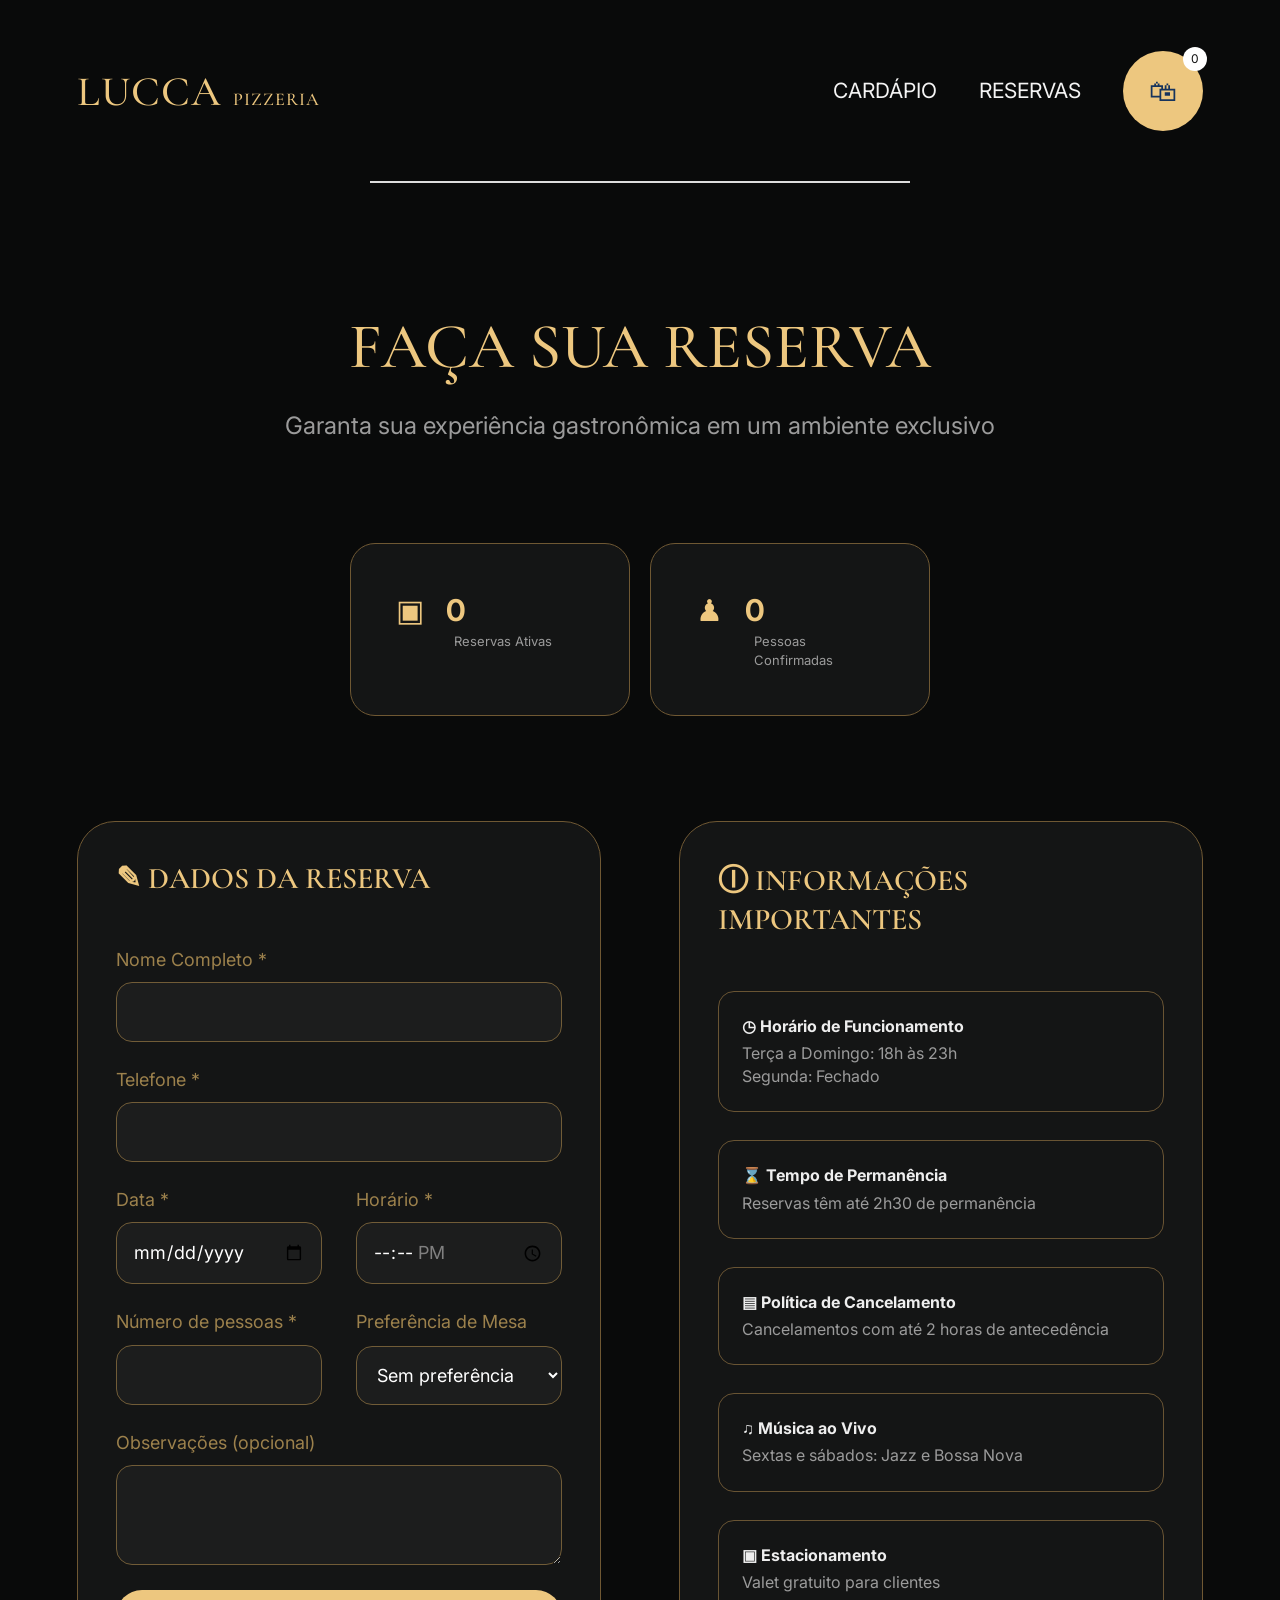
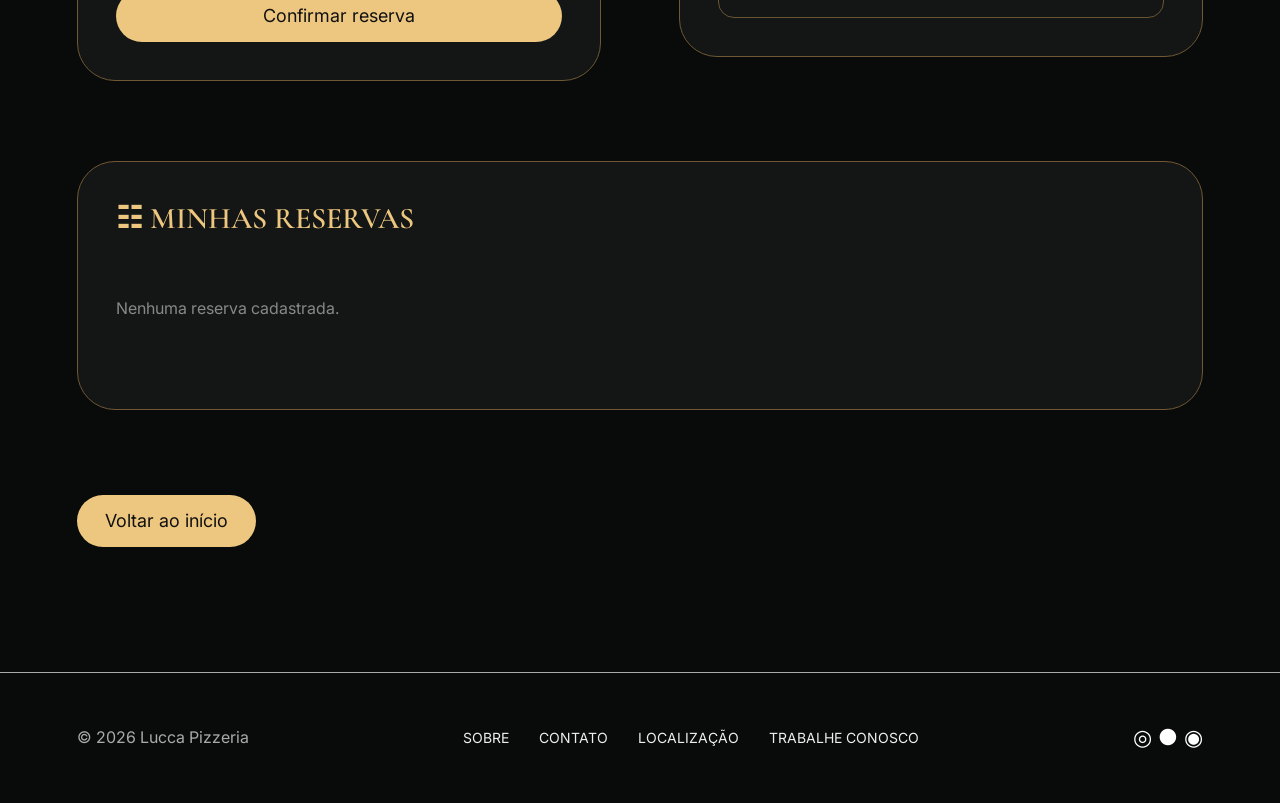
<file: reservas.html>
<!DOCTYPE html>
<html lang="pt-BR">
 <head>
  <title>
   Reservas | Lucca Pizzeria
  </title>
  <meta charset="utf-8">
  <meta content="width=device-width, initial-scale=1.0" name="viewport">
  <meta content="Lucca Pizzeria" name="description">
  <link href="https://fonts.googleapis.com" rel="preconnect">
  <link crossorigin href="https://fonts.gstatic.com" rel="preconnect">
  <link href="https://fonts.googleapis.com/css2?family=Cormorant+Garamond:wght@500;600&family=Inter:wght@400;500;600;700&display=swap" rel="stylesheet">
  <link href="css/style.css" rel="stylesheet">
  <script defer src="js/app.js">
  </script>
 </head>
 <body class="">
  <header class="header container">
   <a class="brand" href="index.html">
    LUCCA
    <small>
     PIZZERIA
    </small>
   </a>
   <button aria-label="Abrir menu" class="menu-toggle">
    ☰
   </button>
   <nav class="main-nav">
    <a href="cardapio.html">
     CARD&Aacute;PIO
    </a>
    <a href="reservas.html">
     RESERVAS
    </a>
    <button aria-label="Abrir carrinho" class="cart-button" data-open-cart>
     🛍
     <span data-cart-count>
      0
     </span>
    </button>
   </nav>
  </header>
  <div class="header-line">
  </div>
  <main>
   <section class="page-title container">
    <h1>
     Fa&ccedil;a sua Reserva
    </h1>
    <p>
     Garanta sua experi&ecirc;ncia gastron&ocirc;mica em um ambiente exclusivo
    </p>
   </section>
   <section class="stats container">
    <div>
     ▣
     <strong data-res-count>
      0
     </strong>
     <span>
      Reservas Ativas
     </span>
    </div>
    <div>
     ♟
     <strong data-people-count>
      0
     </strong>
     <span>
      Pessoas Confirmadas
     </span>
    </div>
   </section>
   <section class="two-cols container">
    <form class="panel form" data-reservation-form>
     <h2>
      ✎ Dados da Reserva
     </h2>
     <label>
      Nome Completo *
      <input name="nome" required>
     </label>
     <label>
      Telefone *
      <input name="telefone" required>
     </label>
     <div class="form-row">
      <label>
       Data *
       <input name="data" required type="date">
      </label>
      <label>
       Hor&aacute;rio *
       <input max="23:00" min="18:00" name="horario" required type="time">
      </label>
     </div>
     <div class="form-row">
      <label>
       N&uacute;mero de pessoas *
       <input max="20" min="1" name="pessoas" required type="number">
      </label>
      <label>
       Prefer&ecirc;ncia de Mesa
       <select name="mesa">
        <option>
         Sem prefer&ecirc;ncia
        </option>
        <option>
         Sal&atilde;o
        </option>
        <option>
         Varanda
        </option>
        <option>
         Pr&oacute;ximo ao palco
        </option>
       </select>
      </label>
     </div>
     <label>
      Observa&ccedil;&otilde;es (opcional)
      <textarea name="obs"></textarea>
     </label>
     <button class="primary full">
      Confirmar reserva
     </button>
    </form>
    <section class="panel info">
     <h2>
      ⓘ Informa&ccedil;&otilde;es Importantes
     </h2>
     <div>
      <b>
       ◷ Hor&aacute;rio de Funcionamento
      </b>
      <span>
       Ter&ccedil;a a Domingo: 18h &agrave;s 23h
       <br>
       Segunda: Fechado
      </span>
     </div>
     <div>
      <b>
       ⌛ Tempo de Perman&ecirc;ncia
      </b>
      <span>
       Reservas t&ecirc;m at&eacute; 2h30 de perman&ecirc;ncia
      </span>
     </div>
     <div>
      <b>
       ▤ Pol&iacute;tica de Cancelamento
      </b>
      <span>
       Cancelamentos com at&eacute; 2 horas de anteced&ecirc;ncia
      </span>
     </div>
     <div>
      <b>
       ♫ M&uacute;sica ao Vivo
      </b>
      <span>
       Sextas e s&aacute;bados: Jazz e Bossa Nova
      </span>
     </div>
     <div>
      <b>
       ▣ Estacionamento
      </b>
      <span>
       Valet gratuito para clientes
      </span>
     </div>
    </section>
   </section>
   <section class="panel reservations container">
    <h2>
     ☷ Minhas Reservas
    </h2>
    <div data-reservations>
    </div>
   </section>
   <div class="container">
    <a class="primary back" href="index.html">
     Voltar ao in&iacute;cio
    </a>
   </div>
  </main>
  <footer>
   <div class="container footer-content">
    <span>
     &copy; 2026 Lucca Pizzeria
    </span>
    <nav>
     <a href="sobre.html">
      SOBRE
     </a>
     <a href="sobre.html#contato">
      CONTATO
     </a>
     <a href="localizacao.html">
      LOCALIZA&Ccedil;&Atilde;O
     </a>
     <a href="localizacao.html#trabalhe">
      TRABALHE CONOSCO
     </a>
    </nav>
    <div class="social">
     ◎ ● ◉
    </div>
   </div>
  </footer>
  <div class="cart-overlay" data-cart-overlay>
   <aside aria-labelledby="cart-title" aria-modal="true" class="cart-panel" role="dialog">
    <button aria-label="Fechar" class="close-cart" data-close-cart>
     &times;
    </button>
    <h2 id="cart-title">
     Seu pedido
    </h2>
    <div class="cart-items" data-cart-items>
    </div>
    <div class="cart-total">
     <span>
      Total
     </span>
     <strong data-cart-total>
      R$ 0,00
     </strong>
    </div>
    <label>
     Nome
     <input data-customer-name placeholder="Seu nome">
    </label>
    <button class="primary full" data-whatsapp>
     Finalizar no WhatsApp
    </button>
    <button class="text-button" data-clear-cart>
     Limpar carrinho
    </button>
   </aside>
  </div>
  <div class="toast" data-toast>
  </div>
 </body>
</html>
</file>
<file: css/style.css>
/* ==========================================================
   LUCCA PIZZERIA
   Estilos globais e responsivos
   ========================================================== */

:root {
    --background: #090a0a;
    --surface: #141515;
    --surface-light: #1c1d1d;
    --gold: #edc77f;
    --gold-dark: #a8864c;
    --text: #f4f4f4;
    --text-muted: #9b9b9b;
    --blue: #17345d;
    --border: #6f5833;
    --content-width: 1380px;
}

* {
    box-sizing: border-box;
}

html {
    scroll-behavior: smooth;
}

body {
    min-height: 100vh;
    margin: 0;
    overflow-x: hidden;
    background: var(--background);
    color: var(--text);
    font-family: "Inter", Arial, sans-serif;
    line-height: 1.45;
}

body.cart-open {
    overflow: hidden;
}

img {
    display: block;
    max-width: 100%;
}

button,
input,
select,
textarea {
    font: inherit;
}

a {
    color: inherit;
    text-decoration: none;
}

.container {
    width: min(var(--content-width), 88%);
    margin-inline: auto;
}

/* Cabeçalho */
.header {
    min-height: 182px;
    display: flex;
    align-items: center;
    justify-content: space-between;
    gap: 32px;
}

.brand {
    color: var(--gold);
    font: 500 42px "Cormorant Garamond", serif;
    letter-spacing: 1px;
    white-space: nowrap;
}

.brand small {
    font-size: 18px;
}

.main-nav {
    display: flex;
    align-items: center;
    gap: 42px;
    font-size: 21px;
}

.main-nav a,
footer a {
    transition: color 0.2s ease;
}

.main-nav a:hover,
.main-nav a:focus-visible,
footer a:hover,
footer a:focus-visible {
    color: var(--gold);
}

.menu-toggle {
    display: none;
    border: 0;
    background: transparent;
    color: var(--gold);
    cursor: pointer;
    font-size: 30px;
}

.cart-button {
    position: relative;
    width: 80px;
    height: 80px;
    flex: 0 0 80px;
    border: 0;
    border-radius: 50%;
    background: var(--gold);
    color: var(--blue);
    cursor: pointer;
    font-size: 28px;
}

.cart-button span {
    position: absolute;
    top: -4px;
    right: -4px;
    width: 24px;
    height: 24px;
    display: grid;
    place-items: center;
    border-radius: 50%;
    background: #fff;
    color: #111;
    font-size: 12px;
}

.header-line {
    width: min(540px, 45%);
    height: 2px;
    margin: -1px auto 0;
    background: #ddd;
}

/* Componentes gerais */
.page-title {
    padding: 125px 0 75px;
    text-align: center;
}

.page-title h1,
.flavors h2 {
    margin: 0;
    color: var(--gold);
    font: 500 64px "Cormorant Garamond", serif;
    text-transform: uppercase;
}

.page-title p {
    color: var(--text-muted);
    font-size: 24px;
}

.primary {
    min-height: 50px;
    display: inline-flex;
    align-items: center;
    justify-content: center;
    padding: 13px 28px;
    border: 0;
    border-radius: 28px;
    background: var(--gold);
    color: #111;
    cursor: pointer;
    font-size: 18px;
    transition: filter 0.2s ease, transform 0.2s ease;
}

.primary:hover,
.primary:focus-visible {
    filter: brightness(1.08);
    transform: translateY(-1px);
}

.full {
    width: 100%;
}

.back {
    margin: 85px 0;
}

.panel {
    padding: 38px;
    border: 1px solid var(--border);
    border-radius: 38px;
    background: var(--surface);
}

.panel h2 {
    margin-top: 0;
    color: var(--gold);
    font: 600 30px "Cormorant Garamond", serif;
    text-transform: uppercase;
}

/* Página inicial */
.hero {
    padding: 65px 0 90px;
}

.hero-art {
    position: relative;
    min-height: 510px;
    overflow: hidden;
    border-radius: 18px;
    background: #322;
}

.hero-art::after {
    content: "";
    position: absolute;
    inset: 0;
    background: linear-gradient(90deg, rgba(3, 3, 3, 0.94), rgba(3, 3, 3, 0.58) 45%, rgba(3, 3, 3, 0.12));
}

.hero-art img {
    width: 100%;
    height: 510px;
    object-fit: cover;
}

.hero-copy {
    position: absolute;
    z-index: 1;
    top: 17%;
    left: 8%;
    max-width: 590px;
}

.hero-copy span {
    color: var(--gold);
    letter-spacing: 4px;
}

.hero-copy h1 {
    margin: 18px 0;
    font: 600 64px/0.95 "Cormorant Garamond", serif;
}

.hero-copy p {
    color: #ddd;
    font-size: 18px;
}

.flavors {
    padding: 10px 0 95px;
    text-align: center;
}

.flavors h2 {
    font-size: 52px;
}

.gold-line {
    width: 190px;
    height: 1px;
    margin: 20px auto 50px;
    background: var(--gold);
}

.campaign-grid {
    display: grid;
    grid-template-columns: repeat(4, minmax(0, 1fr));
    gap: 28px;
}

.campaign-grid img {
    width: 100%;
    height: 450px;
    border-radius: 18px;
    object-fit: cover;
}

/* Cardápio */
.filters {
    display: flex;
    justify-content: center;
    gap: 50px;
    margin-bottom: 70px;
}

.filters button {
    padding: 8px;
    border: 0;
    background: transparent;
    color: var(--gold-dark);
    cursor: pointer;
    font-size: 19px;
}

.filters button.active {
    color: var(--gold);
    font-weight: 700;
}

.pizza-grid {
    display: grid;
    grid-template-columns: repeat(4, minmax(0, 1fr));
    gap: 76px 55px;
}

.pizza-card img {
    width: 100%;
    aspect-ratio: 1;
    border-radius: 16px;
    object-fit: cover;
}

.pizza-card .row {
    display: flex;
    align-items: flex-start;
    justify-content: space-between;
    gap: 15px;
    padding: 10px;
}

.pizza-card h3 {
    margin: 0;
    font-size: 19px;
    font-weight: 400;
}

.pizza-card p {
    margin: 6px 0;
    color: var(--gold);
    font-size: 15px;
}

.add {
    width: 34px;
    height: 34px;
    flex: 0 0 34px;
    border: 2px solid var(--gold);
    border-radius: 50%;
    background: transparent;
    color: var(--gold);
    cursor: pointer;
    font-size: 27px;
    line-height: 25px;
}

/* Formulários e colunas */
.two-cols {
    display: grid;
    grid-template-columns: repeat(2, minmax(0, 1fr));
    align-items: start;
    gap: 78px;
    padding-bottom: 80px;
}

.form {
    display: grid;
    gap: 25px;
}

.form label,
.cart-panel label {
    display: grid;
    gap: 9px;
    color: #9c814c;
    font-size: 18px;
}

.form input,
.form textarea,
.form select,
.cart-panel input {
    width: 100%;
    padding: 16px;
    border: 1px solid #715c37;
    border-radius: 16px;
    outline: none;
    background: var(--surface-light);
    color: #fff;
}

.form input:focus,
.form textarea:focus,
.form select:focus,
.cart-panel input:focus {
    border-color: var(--gold);
    box-shadow: 0 0 0 3px rgba(237, 199, 127, 0.12);
}

.form textarea {
    min-height: 100px;
    resize: vertical;
}

.form-row {
    display: grid;
    grid-template-columns: repeat(2, minmax(0, 1fr));
    gap: 34px;
}

.info {
    display: grid;
    gap: 28px;
}

.info > div {
    display: grid;
    gap: 4px;
    padding: 23px;
    border: 1px solid #695433;
    border-radius: 16px;
}

.info b {
    color: #eee;
}

.info span {
    color: var(--text-muted);
}

/* Reservas */
.stats {
    display: flex;
    justify-content: center;
    gap: 20px;
    margin-bottom: 105px;
}

.stats div {
    width: 280px;
    padding: 45px;
    border: 1px solid var(--border);
    border-radius: 25px;
    background: var(--surface);
    color: var(--gold);
    font-size: 30px;
}

.stats strong {
    margin-left: 14px;
}

.stats span {
    display: block;
    margin-left: 58px;
    color: var(--text-muted);
    font-size: 13px;
}

.reservations {
    min-height: 190px;
}

.reservation-item {
    display: flex;
    align-items: center;
    justify-content: space-between;
    gap: 20px;
    padding: 15px 0;
    border-top: 1px solid #59482f;
    color: #ccc;
}

/* Sobre e localização */
.story {
    display: grid;
    grid-template-columns: 1.1fr 1fr;
    padding: 0;
    overflow: hidden;
    margin-bottom: 90px;
}

.story > div {
    padding: 50px;
}

.story h3 {
    color: var(--gold);
    font-style: italic;
}

.story p {
    color: #aaa;
    font-size: 18px;
}

.story img {
    width: 100%;
    height: 100%;
    object-fit: cover;
}

.location-card {
    display: grid;
    gap: 25px;
    text-align: center;
}

.location-card img {
    width: 100%;
    border-radius: 28px;
}

.location-card h2 {
    margin: 0;
    font-size: 70px;
}

.jobs {
    margin-bottom: 30px;
    text-align: center;
}

.jobs > p {
    color: var(--text-muted);
}

.job-grid {
    display: grid;
    grid-template-columns: repeat(3, minmax(0, 1fr));
    gap: 15px;
    margin: 55px 0;
}

.job-grid div {
    display: grid;
    gap: 12px;
    padding: 35px;
    border-radius: 12px;
    background: var(--surface-light);
    color: var(--gold);
    font-size: 28px;
}

.job-grid b {
    font-size: 17px;
}

.compact {
    max-width: 1000px;
    margin: auto;
    text-align: left;
}

.compact h2 {
    text-align: center;
}

/* Rodapé */
footer {
    margin-top: 40px;
    border-top: 1px solid #aaa;
}

.footer-content {
    min-height: 130px;
    display: flex;
    align-items: center;
    justify-content: space-between;
    gap: 30px;
    color: #aaa;
}

.footer-content nav {
    display: flex;
    gap: 30px;
    color: #eee;
    font-size: 14px;
}

.social {
    color: #fff;
    font-size: 22px;
}

/* Carrinho */
.cart-overlay {
    position: fixed;
    z-index: 20;
    inset: 0;
    visibility: hidden;
    opacity: 0;
    background: rgba(0, 0, 0, 0.72);
    transition: opacity 0.2s ease, visibility 0.2s ease;
}

.cart-overlay.open {
    visibility: visible;
    opacity: 1;
}

.cart-panel {
    position: absolute;
    top: 0;
    right: 0;
    width: min(460px, 100%);
    height: 100%;
    padding: 45px;
    overflow-y: auto;
    transform: translateX(100%);
    background: #111;
    transition: transform 0.25s ease;
}

.cart-overlay.open .cart-panel {
    transform: translateX(0);
}

.close-cart {
    float: right;
    border: 0;
    background: transparent;
    color: #fff;
    cursor: pointer;
    font-size: 36px;
}

.cart-panel h2 {
    color: var(--gold);
    font: 600 40px "Cormorant Garamond", serif;
}

.cart-item {
    display: grid;
    grid-template-columns: 60px minmax(0, 1fr) auto;
    align-items: center;
    gap: 12px;
    padding: 15px 0;
    border-bottom: 1px solid #333;
}

.cart-item img {
    width: 60px;
    height: 60px;
    border-radius: 8px;
    object-fit: cover;
}

.cart-item small {
    display: block;
    color: var(--gold);
}

.qty {
    display: flex;
    align-items: center;
    gap: 8px;
}

.qty button {
    width: 28px;
    height: 28px;
    border: 1px solid var(--gold);
    border-radius: 50%;
    background: transparent;
    color: var(--gold);
    cursor: pointer;
}

.cart-total {
    display: flex;
    justify-content: space-between;
    padding: 25px 0;
    font-size: 20px;
}

.text-button {
    width: 100%;
    padding: 14px;
    border: 0;
    background: transparent;
    color: #aaa;
    cursor: pointer;
}

.empty {
    padding: 35px 0;
    color: #888;
}

.toast {
    position: fixed;
    z-index: 30;
    bottom: 22px;
    left: 50%;
    padding: 13px 22px;
    opacity: 0;
    transform: translate(-50%, 30px);
    border-radius: 24px;
    background: var(--gold);
    color: #111;
    text-align: center;
    transition: opacity 0.25s ease, transform 0.25s ease;
}

.toast.show {
    opacity: 1;
    transform: translate(-50%, 0);
}

/* Tablets e notebooks menores */
@media (max-width: 1100px) {
    .container {
        width: min(92%, 960px);
    }

    .pizza-grid {
        grid-template-columns: repeat(3, minmax(0, 1fr));
        gap: 55px 35px;
    }

    .campaign-grid {
        grid-template-columns: repeat(2, minmax(0, 1fr));
    }

    .two-cols {
        gap: 38px;
    }
}

/* Tablets */
@media (max-width: 800px) {
    .container {
        width: min(92%, 680px);
    }

    .header {
        min-height: 110px;
    }

    .brand {
        font-size: 30px;
    }

    .brand small {
        font-size: 14px;
    }

    .menu-toggle {
        display: block;
        order: 3;
    }

    .main-nav {
        position: absolute;
        z-index: 10;
        top: 90px;
        left: 4%;
        right: 4%;
        display: none;
        flex-direction: column;
        align-items: stretch;
        gap: 18px;
        padding: 24px;
        border: 1px solid var(--border);
        border-radius: 16px;
        background: #151515;
        font-size: 17px;
        text-align: center;
    }

    .main-nav.open {
        display: flex;
    }

    .cart-button {
        width: 60px;
        height: 60px;
        flex-basis: 60px;
        margin-inline: auto;
    }

    .page-title {
        padding: 75px 0 45px;
    }

    .page-title h1 {
        font-size: 44px;
    }

    .page-title p {
        font-size: 17px;
    }

    .hero-copy h1 {
        font-size: 48px;
    }

    .pizza-grid {
        grid-template-columns: repeat(2, minmax(0, 1fr));
    }

    .two-cols,
    .story {
        grid-template-columns: 1fr;
    }

    .story img {
        max-height: 450px;
    }

    .stats {
        margin-bottom: 55px;
    }

    .job-grid {
        grid-template-columns: repeat(2, minmax(0, 1fr));
    }

    .footer-content {
        flex-direction: column;
        justify-content: center;
        padding: 35px 0;
    }

    .footer-content nav {
        flex-wrap: wrap;
        justify-content: center;
    }
}

/* Celulares */
@media (max-width: 560px) {
    .container {
        width: 92%;
    }

    .header {
        min-height: 92px;
    }

    .brand {
        font-size: 25px;
    }

    .brand small {
        font-size: 11px;
    }

    .header-line {
        width: 60%;
    }

    .page-title h1 {
        font-size: 36px;
    }

    .hero {
        padding-top: 35px;
    }

    .hero-art,
    .hero-art img {
        height: 530px;
    }

    .hero-copy {
        top: 24%;
        right: 7%;
        left: 7%;
    }

    .hero-copy h1 {
        font-size: 42px;
    }

    .flavors h2 {
        font-size: 40px;
    }

    .campaign-grid,
    .pizza-grid,
    .job-grid,
    .form-row {
        grid-template-columns: 1fr;
    }

    .campaign-grid img {
        height: auto;
    }

    .filters {
        justify-content: space-between;
        gap: 4px;
        margin-bottom: 45px;
        overflow-x: auto;
    }

    .filters button {
        min-width: max-content;
        font-size: 14px;
    }

    .pizza-grid {
        gap: 45px;
    }

    .panel {
        padding: 25px;
        border-radius: 25px;
    }

    .two-cols {
        padding-bottom: 30px;
    }

    .stats {
        display: grid;
    }

    .stats div {
        width: 100%;
    }

    .reservation-item {
        align-items: flex-start;
        flex-direction: column;
    }

    .story > div {
        padding: 28px;
    }

    .footer-content nav {
        gap: 16px;
        font-size: 12px;
    }

    .cart-panel {
        padding: 28px 20px;
    }
}

/* Celulares pequenos */
@media (max-width: 380px) {
    .brand small {
        display: none;
    }

    .page-title h1,
    .hero-copy h1 {
        font-size: 34px;
    }

    .panel {
        padding: 20px;
    }
}
</file>
